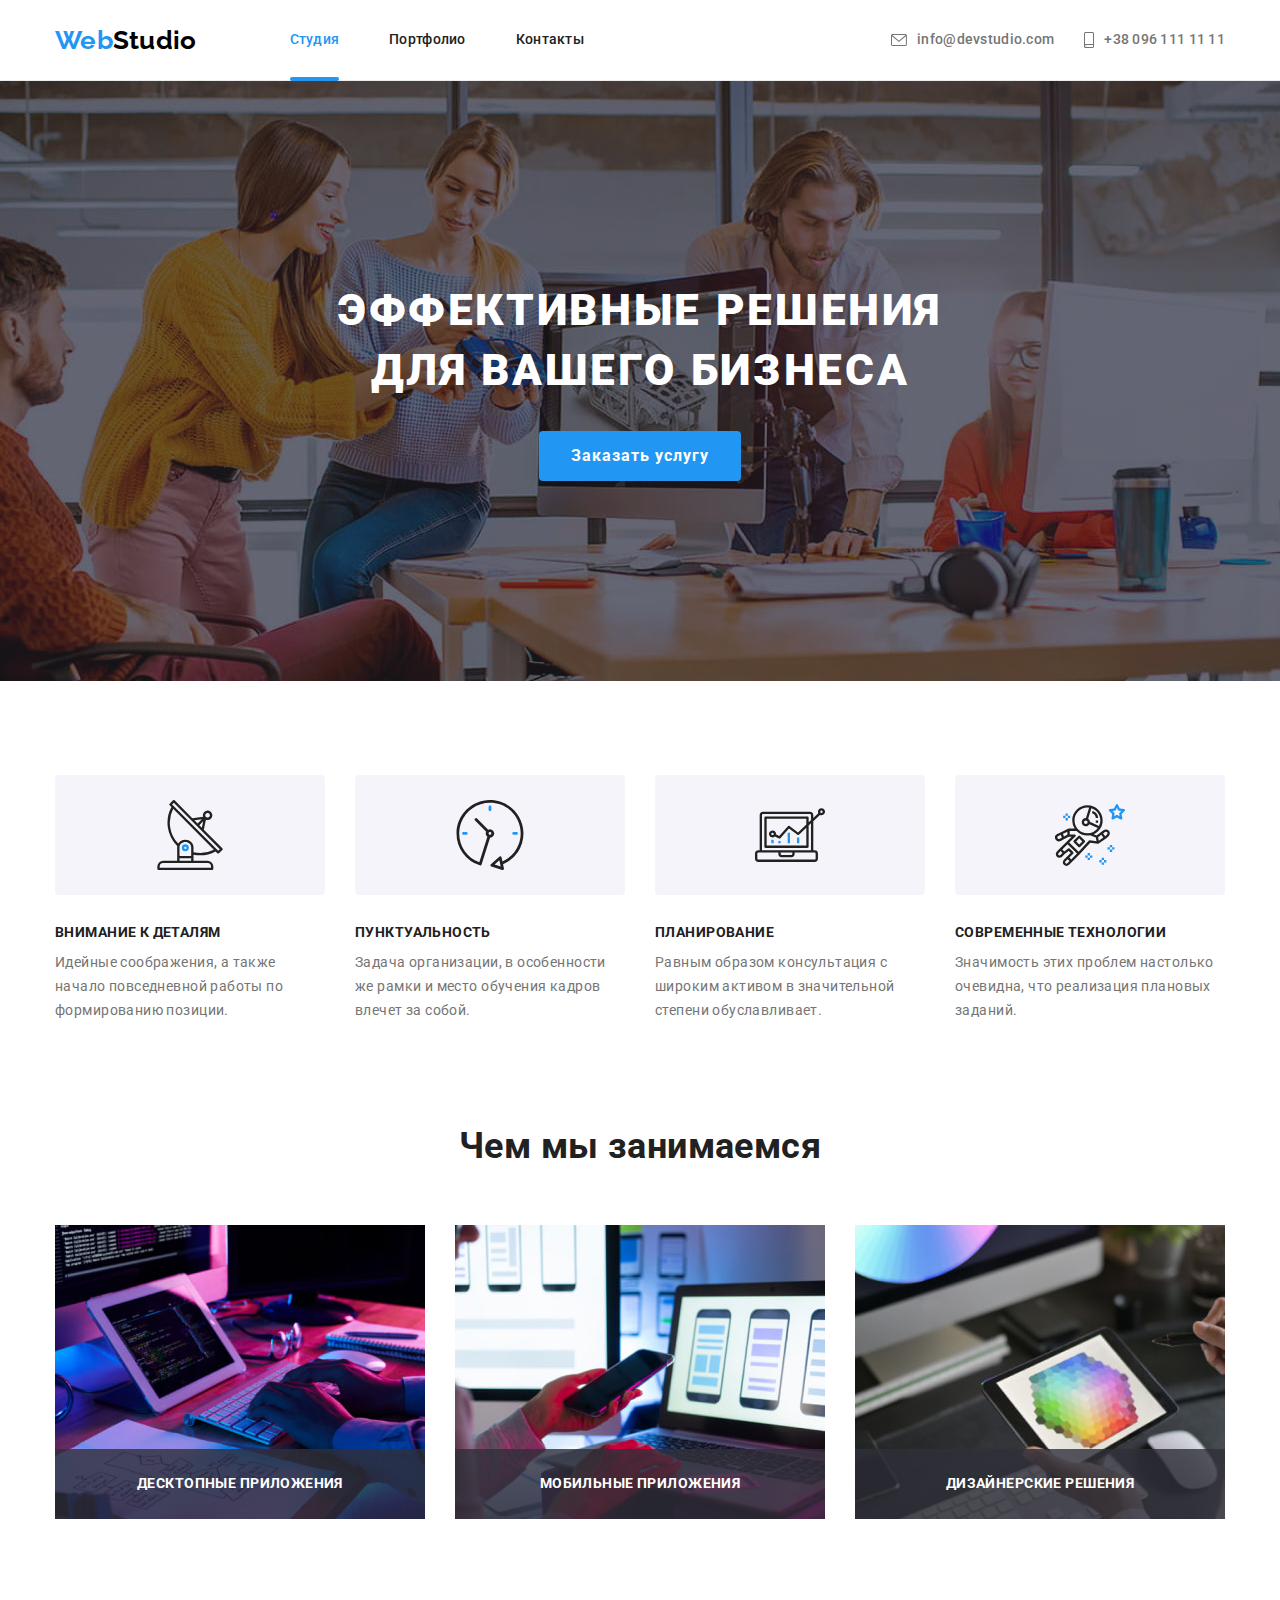
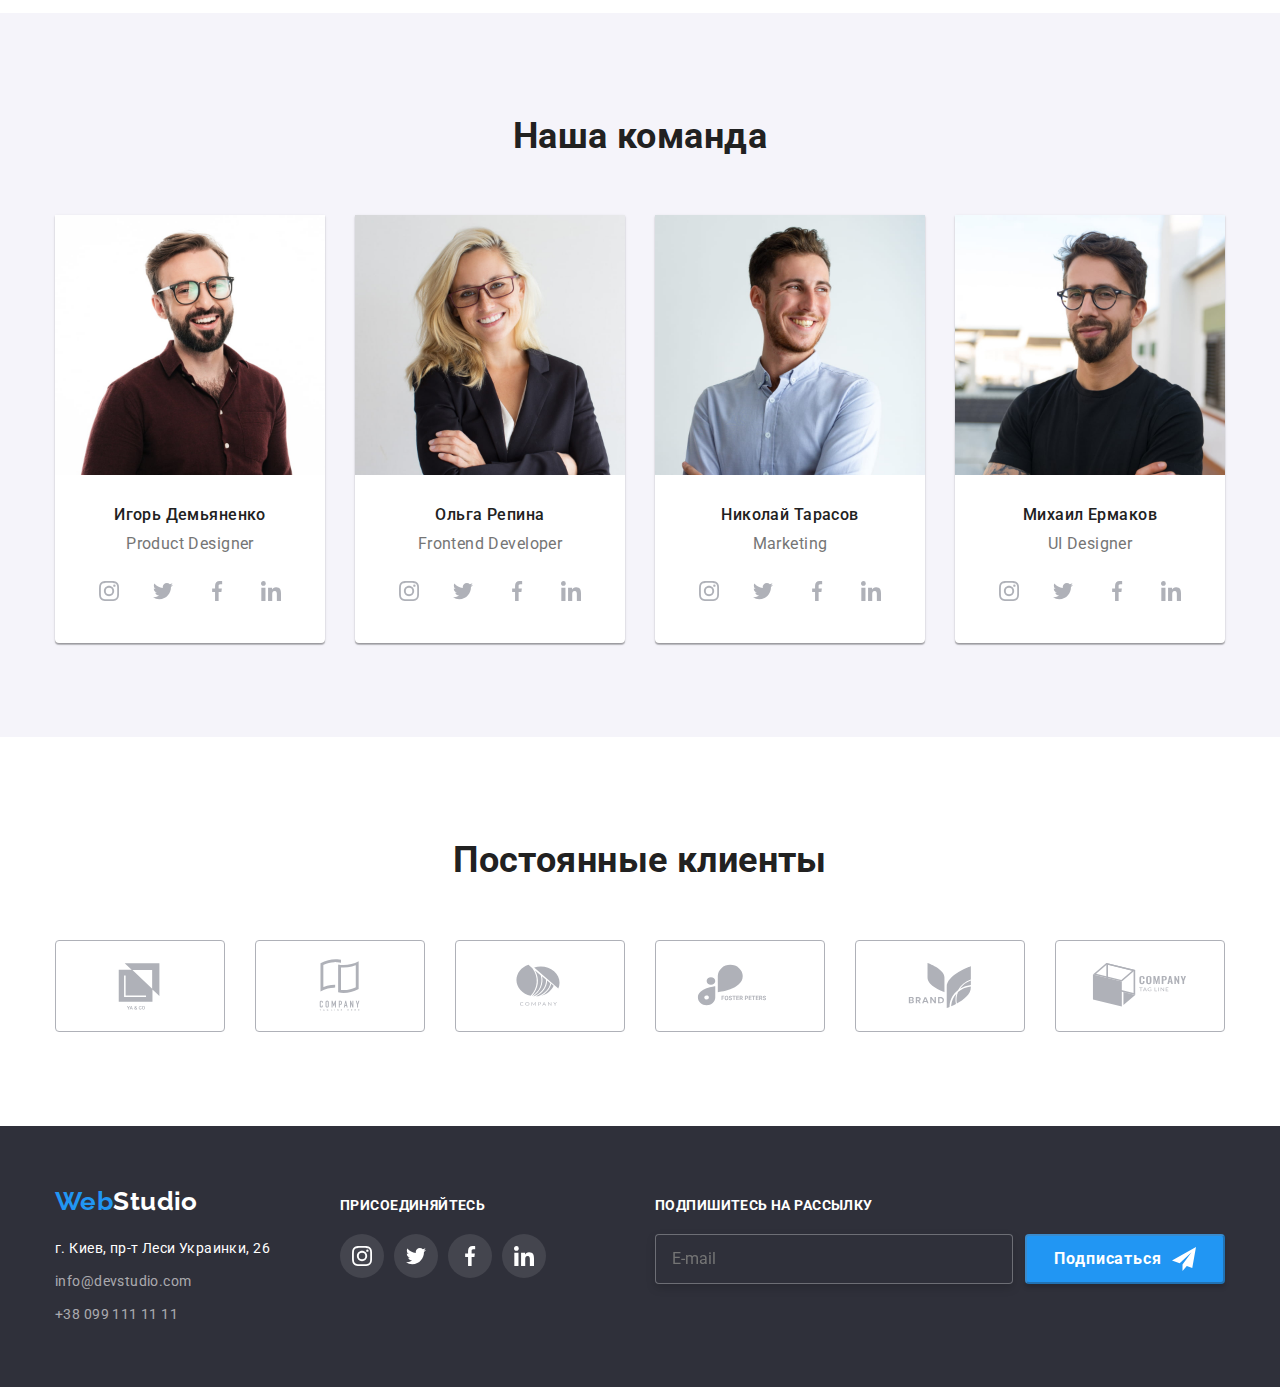
<file: index.html>
<!DOCTYPE html>
<html lang="ru">
  <head>
    <meta charset="UTF-8" />
    <meta http-equiv="X-UA-Compatible" content="IE=edge" />
    <meta name="viewport" content="width=device-width, initial-scale=1.0" />
    <title>WebStudio</title>

    <!--Шрифты-->
    <link rel="preconnect" href="https://fonts.googleapis.com" />
    <link rel="preconnect" href="https://fonts.gstatic.com" crossorigin />
    <link
      href="https://fonts.googleapis.com/css2?family=Raleway:wght@700&family=Roboto:wght@400;500;700;900&display=swap"
      rel="stylesheet"
    />
    <link
      rel="stylesheet"
      href="https://cdnjs.cloudflare.com/ajax/libs/modern-normalize/1.1.0/modern-normalize.min.css"
    />
    <link rel="stylesheet" href="./css/styles.css" />
  </head>

  <body data-body>
    <header class="header">
      <div class="container main-header">
        <nav class="main-nav">
          <a class="header-logo link" href="./index.html" lang="en"
            >Web<span class="header-span">Studio</span></a
          >
          <ul class="site-nav list">
            <li class="item">
              <a class="header-link link current" href="./index.html">Студия</a>
            </li>
            <li class="item">
              <a class="header-link link" href="./portfolio.html">Портфолио</a>
            </li>
            <li class="item">
              <a class="header-link link" href="">Контакты</a>
            </li>
          </ul>
        </nav>
        <ul class="header-contact list">
          <li class="item">
            <a class="headr-mail link" href="mailto:info@devstudio.com"
              ><svg class="icon-contact" width="16" height="12">
                <use href="./images/icons.svg#icon-envelope"></use></svg
              >info@devstudio.com</a
            >
          </li>
          <li class="item">
            <a class="headr-tel link" href="tel:+380961111111"
              ><svg class="icon-contact" width="10" height="16">
                <use href="./images/icons.svg#icon-smartphone"></use></svg
              >+38 096 111 11 11</a
            >
          </li>
        </ul>
      </div>
    </header>

    <main>
      <!--Блок герой-->

      <section class="hero">
        <div class="container">
          <h1 class="hero-title">
            Эффективные решения <br />
            для вашего бизнеса
          </h1>
          <button class="btn pointer" type="button" data-modal-open>
            Заказать услугу
          </button>
        </div>
      </section>

      <!--Особенности-->

      <section class="section">
        <div class="container">
          <h2 hidden>Особенности</h2>
          <ul class="list-os list">
            <li class="item">
              <div class="thumb">
                <svg class="icon-os" width="70" height="70">
                  <use href="./images/icons.svg#icon-antenna"></use>
                </svg>
              </div>
              <h3 class="section-title">Внимание к деталям</h3>
              <p class="text-os">
                Идейные соображения, а также начало повседневной работы по
                формированию позиции.
              </p>
            </li>
            <li class="item">
              <div class="thumb">
                <svg class="icon-os" width="70" height="70">
                  <use href="./images/icons.svg#icon-clock"></use>
                </svg>
              </div>
              <h3 class="section-title">Пунктуальность</h3>
              <p class="text-os">
                Задача организации, в особенности же рамки и место обучения
                кадров влечет за собой.
              </p>
            </li>
            <li class="item">
              <div class="thumb">
                <svg class="icon-os" width="70" height="70">
                  <use href="./images/icons.svg#icon-diagram"></use>
                </svg>
              </div>
              <h3 class="section-title">Планирование</h3>
              <p class="text-os">
                Равным образом консультация с широким активом в значительной
                степени обуславливает.
              </p>
            </li>
            <li class="item">
              <div class="thumb">
                <svg class="icon-os" width="70" height="70">
                  <use href="./images/icons.svg#icon-astronaut"></use>
                </svg>
              </div>
              <h3 class="section-title">Современные технологии</h3>
              <p class="text-os">
                Значимость этих проблем настолько очевидна, что реализация
                плановых заданий.
              </p>
            </li>
          </ul>
        </div>
      </section>

      <!--Чем мы занимаемся-->

      <section class="section-work">
        <div class="container">
          <h2 class="title">Чем мы занимаемся</h2>
          <ul class="list-work list">
            <li class="item">
              <img
                src="./images/img-1.jpg"
                alt="Перенос информации в электронный вид"
                width="370"
                height="294"
              />
              <p class="text-work">Десктопные приложения</p>
            </li>
            <li class="item">
              <img
                src="./images/img-2.jpg"
                alt="Разработка софта и для компьютера и для телефонов "
                width="370"
                height="294"
              />
              <p class="text-work">Мобильные приложения</p>
            </li>
            <li class="item">
              <img
                src="./images/img-3.jpg"
                alt="Изображена диаграмма цвета на планшете"
                width="370"
                height="294"
              />
              <p class="text-work">Дизайнерские решения</p>
            </li>
          </ul>
        </div>
      </section>

      <!--Наша команда-->

      <section class="section-comand">
        <div class="container">
          <h2 class="title">Наша команда</h2>
          <ul class="list-comand list">
            <li class="item-comand">
              <img
                src="./images/img-4.jpg"
                alt="Фото Игоря Демьяненко"
                width="270"
                height="260"
              />
              <div class="card-comand">
                <h3 class="name-comand">Игорь Демьяненко</h3>
                <p class="text-comand" lang="en">Product Designer</p>
                <ul class="social-media list">
                  <li class="social-media-item">
                    <a
                      class="social-media-link link"
                      href=""
                      target="_blank"
                      rel="noopener noreferrer"
                      aria-label="instagram"
                      ><svg class="social-media-icon" width="20" height="20">
                        <use
                          href="./images/icons.svg#icon-instagram"
                        ></use></svg
                    ></a>
                  </li>
                  <li class="social-media-item">
                    <a
                      class="social-media-link link"
                      href=""
                      target="_blank"
                      rel="noopener noreferrer"
                      aria-label="twitter"
                      ><svg class="social-media-icon" width="20" height="20">
                        <use href="./images/icons.svg#icon-twitter"></use></svg
                    ></a>
                  </li>
                  <li class="social-media-item">
                    <a
                      class="social-media-link link"
                      href=""
                      target="_blank"
                      rel="noopener noreferrer"
                      aria-label="facebook"
                      ><svg class="social-media-icon" width="20" height="20">
                        <use href="./images/icons.svg#icon-facebook"></use></svg
                    ></a>
                  </li>
                  <li class="social-media-item">
                    <a
                      class="social-media-link link"
                      href=""
                      target="_blank"
                      rel="noopener noreferrer"
                      aria-label="linkedin"
                      ><svg class="social-media-icon" width="20" height="20">
                        <use href="./images/icons.svg#icon-linkedin"></use></svg
                    ></a>
                  </li>
                </ul>
              </div>
            </li>
            <li class="item-comand">
              <img
                src="./images/img-5.jpg"
                alt="Фото Ольги Репиной"
                width="270"
                height="260"
              />
              <div class="card-comand">
                <h3 class="name-comand">Ольга Репина</h3>
                <p class="text-comand" lang="en">Frontend Developer</p>
                <ul class="social-media list">
                  <li class="social-media-item">
                    <a
                      class="social-media-link link"
                      href=""
                      target="_blank"
                      rel="noopener noreferrer"
                      aria-label="instagram"
                      ><svg class="social-media-icon" width="20" height="20">
                        <use
                          href="./images/icons.svg#icon-instagram"
                        ></use></svg
                    ></a>
                  </li>
                  <li class="social-media-item">
                    <a
                      class="social-media-link link"
                      href=""
                      target="_blank"
                      rel="noopener noreferrer"
                      aria-label="twitter"
                      ><svg class="social-media-icon" width="20" height="20">
                        <use href="./images/icons.svg#icon-twitter"></use></svg
                    ></a>
                  </li>
                  <li class="social-media-item">
                    <a
                      class="social-media-link link"
                      href=""
                      target="_blank"
                      rel="noopener noreferrer"
                      aria-label="facebook"
                      ><svg class="social-media-icon" width="20" height="20">
                        <use href="./images/icons.svg#icon-facebook"></use></svg
                    ></a>
                  </li>
                  <li class="social-media-item">
                    <a
                      class="social-media-link link"
                      href=""
                      target="_blank"
                      rel="noopener noreferrer"
                      aria-label="linkedin"
                      ><svg class="social-media-icon" width="20" height="20">
                        <use href="./images/icons.svg#icon-linkedin"></use></svg
                    ></a>
                  </li>
                </ul>
              </div>
            </li>
            <li class="item-comand">
              <img
                src="./images/img-6.jpg"
                alt="Фото Николая Тарасова"
                width="270"
                height="260"
              />
              <div class="card-comand">
                <h3 class="name-comand">Николай Тарасов</h3>
                <p class="text-comand" lang="en">Marketing</p>
                <ul class="social-media list">
                  <li class="social-media-item">
                    <a
                      class="social-media-link link"
                      href=""
                      target="_blank"
                      rel="noopener noreferrer"
                      aria-label="instagram"
                      ><svg class="social-media-icon" width="20" height="20">
                        <use
                          href="./images/icons.svg#icon-instagram"
                        ></use></svg
                    ></a>
                  </li>
                  <li class="social-media-item">
                    <a
                      class="social-media-link link"
                      href=""
                      target="_blank"
                      rel="noopener noreferrer"
                      aria-label="twitter"
                      ><svg class="social-media-icon" width="20" height="20">
                        <use href="./images/icons.svg#icon-twitter"></use></svg
                    ></a>
                  </li>
                  <li class="social-media-item">
                    <a
                      class="social-media-link link"
                      href=""
                      target="_blank"
                      rel="noopener noreferrer"
                      aria-label="facebook"
                      ><svg class="social-media-icon" width="20" height="20">
                        <use href="./images/icons.svg#icon-facebook"></use></svg
                    ></a>
                  </li>
                  <li class="social-media-item">
                    <a
                      class="social-media-link link"
                      href=""
                      target="_blank"
                      rel="noopener noreferrer"
                      aria-label="linkedin"
                      ><svg class="social-media-icon" width="20" height="20">
                        <use href="./images/icons.svg#icon-linkedin"></use></svg
                    ></a>
                  </li>
                </ul>
              </div>
            </li>
            <li class="item-comand">
              <img
                src="./images/img-7.jpg"
                alt="Фото Михаила Ермакова"
                width="270"
                height="260"
              />
              <div class="card-comand">
                <h3 class="name-comand">Михаил Ермаков</h3>
                <p class="text-comand" lang="en">UI Designer</p>
                <ul class="social-media list">
                  <li class="social-media-item">
                    <a
                      class="social-media-link link"
                      href=""
                      target="_blank"
                      rel="noopener noreferrer"
                      aria-label="instagram"
                      ><svg class="social-media-icon" width="20" height="20">
                        <use
                          href="./images/icons.svg#icon-instagram"
                        ></use></svg
                    ></a>
                  </li>
                  <li class="social-media-item">
                    <a
                      class="social-media-link link"
                      href=""
                      target="_blank"
                      rel="noopener noreferrer"
                      aria-label="twitter"
                      ><svg class="social-media-icon" width="20" height="20">
                        <use href="./images/icons.svg#icon-twitter"></use></svg
                    ></a>
                  </li>
                  <li class="social-media-item">
                    <a
                      class="social-media-link link"
                      href=""
                      target="_blank"
                      rel="noopener noreferrer"
                      aria-label="facebook"
                      ><svg class="social-media-icon" width="20" height="20">
                        <use href="./images/icons.svg#icon-facebook"></use></svg
                    ></a>
                  </li>
                  <li class="social-media-item">
                    <a
                      class="social-media-link link"
                      href=""
                      target="_blank"
                      rel="noopener noreferrer"
                      aria-label="linkedin"
                      ><svg class="social-media-icon" width="20" height="20">
                        <use href="./images/icons.svg#icon-linkedin"></use></svg
                    ></a>
                  </li>
                </ul>
              </div>
            </li>
          </ul>
        </div>
      </section>

      <!--Постоянные клиенты-->
      <section class="section-client">
        <div class="container">
          <h2 class="title">Постоянные клиенты</h2>
          <ul class="list-client list">
            <li class="client-item">
              <a class="client-link link" href=""
                ><svg class="client-icon" width="106px" height="60px">
                  <use href="./images/icons.svg#icon-logo-1"></use></svg
              ></a>
            </li>
            <li class="client-item">
              <a class="client-link link" href=""
                ><svg class="client-icon" width="106px" height="60px">
                  <use href="./images/icons.svg#icon-logo-2"></use></svg
              ></a>
            </li>
            <li class="client-item">
              <a class="client-link link" href=""
                ><svg class="client-icon" width="106px" height="60px">
                  <use href="./images/icons.svg#icon-logo-3"></use></svg
              ></a>
            </li>
            <li class="client-item">
              <a class="client-link link" href=""
                ><svg class="client-icon" width="106px" height="60px">
                  <use href="./images/icons.svg#icon-logo-4"></use></svg
              ></a>
            </li>
            <li class="client-item">
              <a class="client-link link" href=""
                ><svg class="client-icon" width="106px" height="60px">
                  <use href="./images/icons.svg#icon-logo-5"></use></svg
              ></a>
            </li>
            <li class="client-item">
              <a class="client-link link" href=""
                ><svg class="client-icon" width="106px" height="60px">
                  <use href="./images/icons.svg#icon-logo-6"></use></svg
              ></a>
            </li>
          </ul>
        </div>
      </section>
    </main>

    <footer class="footer">
      <div class="container footer-container">
        <div class="footer-address">
          <a class="footer-logo link" href="./index.html" lang="en"
            >Web<span class="footer-span">Studio</span></a
          >
          <address>
            <ul class="list">
              <li class="item-footer">
                <p class="footer-address">г. Киев, пр-т Леси Украинки, 26</p>
              </li>
              <li class="item-footer">
                <a class="footer-link link" href="mailto:info@devstudio.com"
                  >info@devstudio.com</a
                >
              </li>
              <li class="item-footer">
                <a class="footer-link link" href="tel:+380991111111"
                  >+38 099 111 11 11</a
                >
              </li>
            </ul>
          </address>
        </div>
        <div class="footer-join">
          <p class="join">присоединяйтесь</p>
          <ul class="join-media list">
            <li class="join-media-item">
              <a
                class="join-media-link link"
                href=""
                target="_blank"
                rel="noopener noreferrer"
                aria-label="instagram"
                ><svg class="join-media-icon" width="20" height="20">
                  <use href="./images/icons.svg#icon-instagram"></use></svg
              ></a>
            </li>
            <li class="join-media-item">
              <a
                class="join-media-link link"
                href=""
                target="_blank"
                rel="noopener noreferrer"
                aria-label="twitter"
                ><svg class="join-media-icon" width="20" height="20">
                  <use href="./images/icons.svg#icon-twitter"></use></svg
              ></a>
            </li>
            <li class="join-media-item">
              <a
                class="join-media-link link"
                href=""
                target="_blank"
                rel="noopener noreferrer"
                aria-label="facebook"
                ><svg class="join-media-icon" width="20" height="20">
                  <use href="./images/icons.svg#icon-facebook"></use></svg
              ></a>
            </li>
            <li class="join-media-item">
              <a
                class="join-media-link link"
                href=""
                target="_blank"
                rel="noopener noreferrer"
                aria-label="linkedin"
                ><svg class="join-media-icon" width="20" height="20">
                  <use href="./images/icons.svg#icon-linkedin"></use></svg
              ></a>
            </li>
          </ul>
        </div>
        <div class="footer-sign">
          <strong class="footer-sign-text">Подпишитесь на рассылку</strong>
          <form class="form-sign">
            <label for="mail"></label>
            <input type="email" name="mail" id="mail" placeholder="E-mail" />
            <button class="footer-sign-btn" type="submit" disabled>
              Подписаться
              <svg class="footer-icon-send" width="24" height="24">
                <use href="./images/icons.svg#icon-send"></use>
              </svg>
            </button>
          </form>
        </div>
      </div>
    </footer>

    <!--Модальное окно-->

    <div class="backdrop is-hidden" data-modal>
      <div class="modal">
        <button class="modal-close-btn" type="button" data-modal-close>
          <svg class="icon-close" width="20" height="20">
            <use href="./images/icons.svg#icon-close"></use>
          </svg>
        </button>
  
        <!-------Начало ДЗ 6--------->
        <form class="modal-form" autocomplete="on">
          <p class="form-text">Оставьте свои данные, мы вам перезвоним</p>
          <div class="form-field">
            <label for="name">Имя</label>
            <div class="form-input-icon">
              <input class="form-input" type="text" name="name" id="name" required autofocus />
              <svg class="form-icon" width="18" height="18">
                <use href="./images/icons.svg#icon-person"></use>
              </svg>
            </div>
          </div>
          <div class="form-field">
            <label for="tel">Телефон</label>
            <div class="form-input-icon">
              <input class="form-input" type="tel" name="tel" id="tel" required />
              <svg class="form-icon" width="18" height="18">
                <use href="./images/icons.svg#icon-phone"></use>
              </svg>
            </div>
          </div>
          <div class="form-field">
            <label for="email">Почта</label>
            <div class="form-input-icon">
              <input class="form-input" type="email" name="email" id="email" required />
              <svg class="form-icon" width="18" height="18">
                <use href="./images/icons.svg#icon-email"></use>
              </svg>
            </div>
          </div>
          <div class="form-comment">
            <label for="comment">Комментарий</label>
            <textarea class="comment-input" name="comment" id="comment" rows="10" width: 448px height:120px
              placeholder="Введите текст"></textarea>
          </div>
  
          <label class="check-agry">
            <input class="check-input visually-hidden" type="checkbox" name="agry"/>
            <span class="check-icon">
              <svg class="form-agry" width="16" height="15">
                <use href="./images/icons.svg#icon-v"></use>
              </svg>
            </span>
            Соглашаюсь с рассылкой и принимаю
            <a class="check-agry-link" href=""> Условия договора</a>
          </label>
  
          <button class="btn-agry" type="submit">Отправить</button>       
  
        </form>
      </div>
    </div>
    <script src="./js/modal.js"></script>
  </body>
</html>
</file>
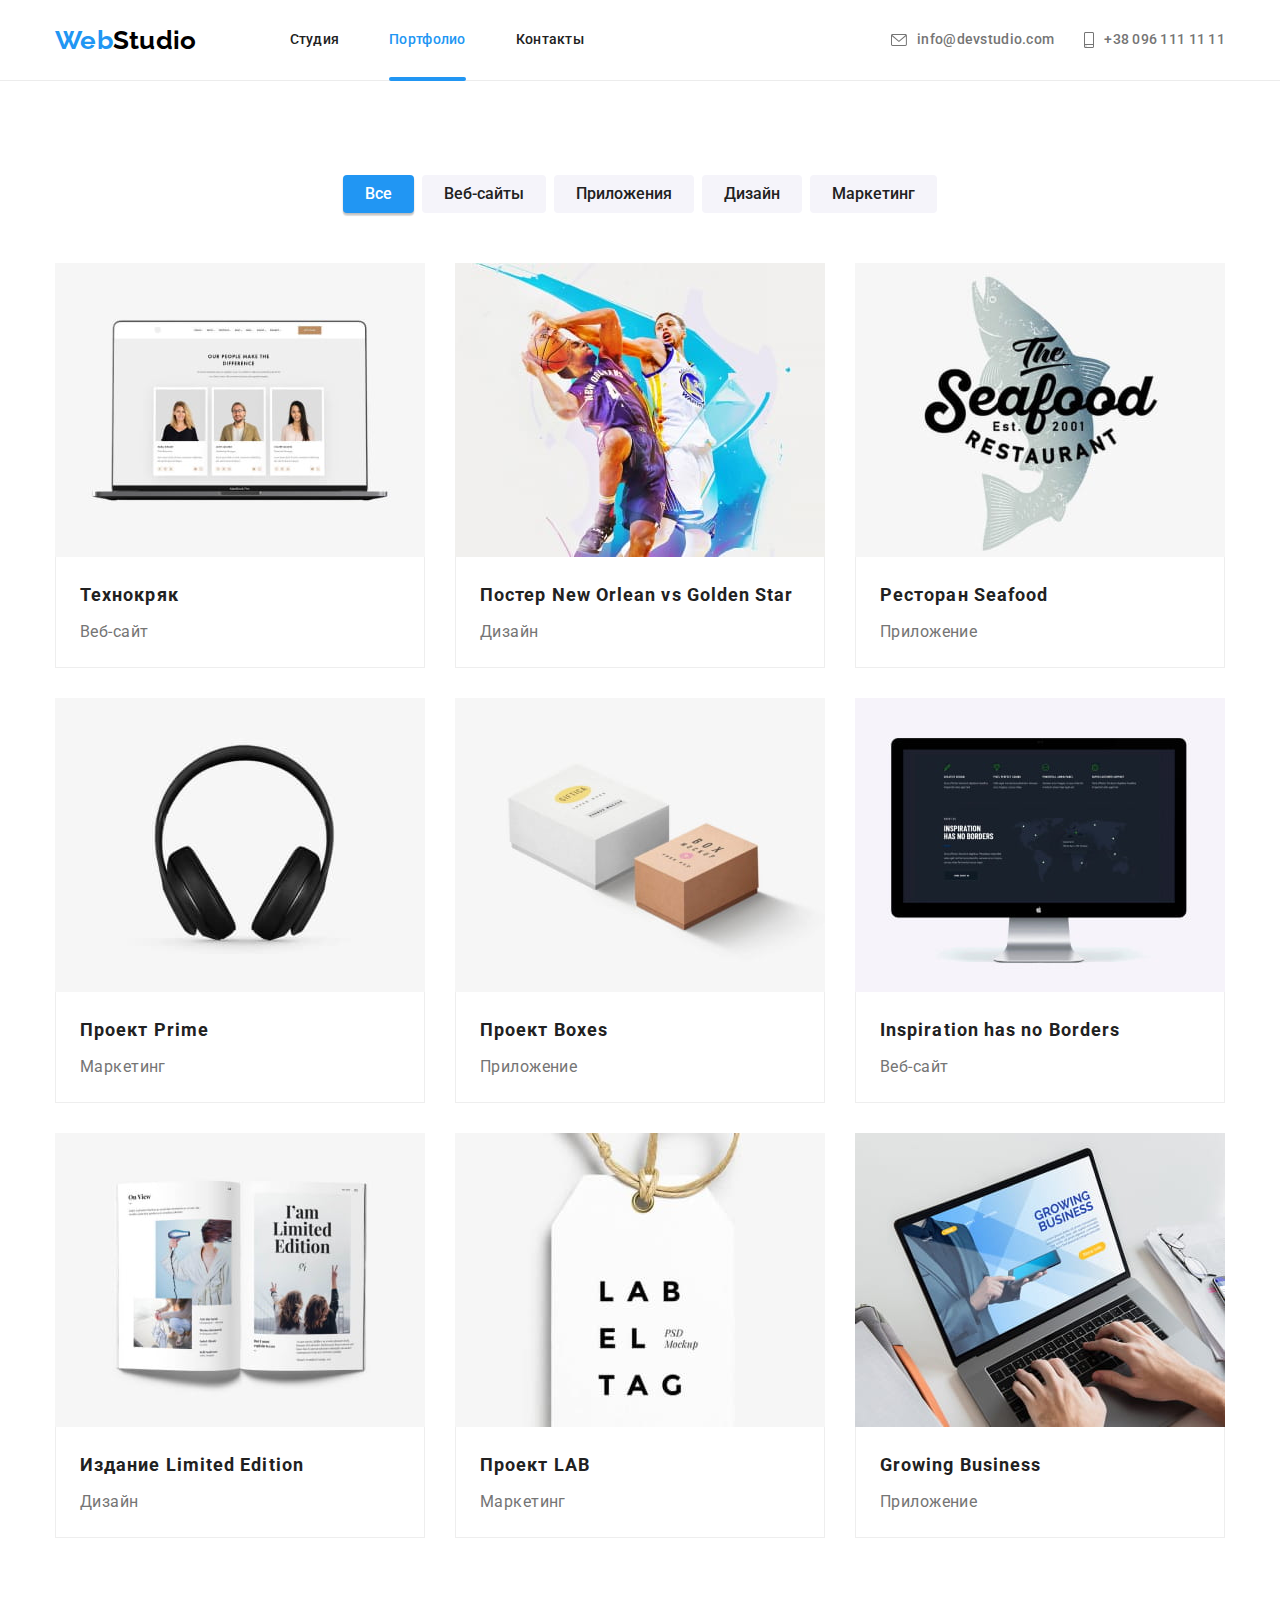
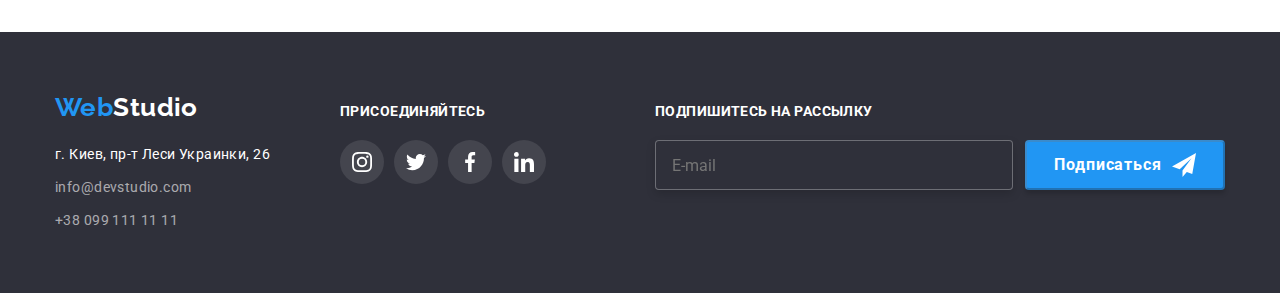
<file: portfolio.html>
<!DOCTYPE html>
<html lang="ru">
  <head>
    <meta charset="UTF-8" />
    <meta http-equiv="X-UA-Compatible" content="IE=edge" />
    <meta name="viewport" content="width=device-width, initial-scale=1.0" />
    <title>WebStudio</title>

    <!--Шрифты-->
    <link rel="preconnect" href="https://fonts.googleapis.com" />
    <link rel="preconnect" href="https://fonts.gstatic.com" crossorigin />
    <link
      href="https://fonts.googleapis.com/css2?family=Raleway:wght@700&family=Roboto:wght@400;500;700;900&display=swap"
      rel="stylesheet"
    />
    <link
      rel="stylesheet"
      href="https://cdnjs.cloudflare.com/ajax/libs/modern-normalize/1.1.0/modern-normalize.min.css"
    />
    <link rel="stylesheet" href="./css/styles.css" />
  </head>

  <body>
    <header class="header">
      <div class="container main-header">
        <nav class="main-nav">
          <a class="header-logo link" href="./index.html" lang="en"
            >Web<span class="header-span">Studio</span></a
          >
          <ul class="site-nav list">
            <li class="item">
              <a class="header-link link" href="./index.html">Студия</a>
            </li>
            <li class="item">
              <a class="header-link link current" href="./portfolio.html"
                >Портфолио</a
              >
            </li>
            <li class="item">
              <a class="header-link link" href="">Контакты</a>
            </li>
          </ul>
        </nav>
        <ul class="header-contact list">
          <li class="item">
            <a class="headr-mail link" href="mailto:info@devstudio.com"
              ><svg class="icon-contact" width="16" height="12">
                <use href="./images/icons.svg#icon-envelope"></use></svg
              >info@devstudio.com</a
            >
          </li>
          <li class="item">
            <a class="headr-tel link" href="tel:+380961111111"
              ><svg class="icon-contact" width="10" height="16">
                <use href="./images/icons.svg#icon-smartphone"></use></svg
              >+38 096 111 11 11</a
            >
          </li>
        </ul>
      </div>
    </header>

    <main>
      <section class="section-port">
        <div class="container">
          <h1 hidden>Портфолио</h1>
          <div class="div-btn">
            <ul class="btn-list list">
              <li class="btn-item">
                <button class="btn-port pointer btn-current" type="button">
                  Все
                </button>
              </li>
              <li class="btn-item">
                <button class="btn-port pointer" type="button">
                  Веб-сайты
                </button>
              </li>
              <li class="btn-item">
                <button class="btn-port pointer" type="button">
                  Приложения
                </button>
              </li>
              <li class="btn-item">
                <button class="btn-port pointer" type="button">Дизайн</button>
              </li>
              <li class="btn-item">
                <button class="btn-port pointer" type="button">
                  Маркетинг
                </button>
              </li>
            </ul>
          </div>
          <ul class="list-port list">
            <li class="item-port">
              <a class="link-port link" href=""
                ><div class="port-img">
                  <img
                    src="./images/img-8.jpg"
                    alt="монитор ноутбука с тремя фото людей"
                    width="370"
                    height="294"
                  />
                  <div class="portfolio-overlay">
                    <p class="portfolio-desc">
                      Ресурс предлагает комплексные предложения с разным уровнем
                      функционала и сервисов. Все это позволит посетителю
                      получить исчерпывающие сведения о компании или частном
                      лице.
                    </p>
                  </div>
                </div>
                <div class="card">
                  <h2 class="title-port">Технокряк</h2>
                  <p class="text-port">Веб-сайт</p>
                </div></a
              >
            </li>
            <li class="item-port">
              <a class="link-port link" href=""
                ><div class="port-img"><img
                  src="./images/img-9.jpg"
                  alt="два парня играют в баскетбол"
                  width="370"
                  height="294"
                />
                <div class="portfolio-overlay">
                  <p class="portfolio-desc">
                    Ресурс предлагает комплексные предложения с разным уровнем
                    функционала и сервисов. Все это позволит посетителю
                    получить исчерпывающие сведения о компании или частном
                    лице.
                  </p>
                </div>
              </div>
                <div class="card">
                  <h2 class="title-port">
                    Постер <span lang="en">New Orlean vs Golden Star</span>
                  </h2>
                  <p class="text-port">Дизайн</p>
                </div></a
              >
            </li>
            <li class="item-port">
              <a class="link-port link" href=""
                ><div class="port-img"><img
                  src="./images/img-10.jpg"
                  alt="название ресторана на фоне рыбы"
                  width="370"
                  height="294"
                />
                <div class="portfolio-overlay">
                  <p class="portfolio-desc">
                    Ресурс предлагает комплексные предложения с разным уровнем
                    функционала и сервисов. Все это позволит посетителю
                    получить исчерпывающие сведения о компании или частном
                    лице.
                  </p>
                </div>
              </div>
                <div class="card">
                  <h2 class="title-port">
                    Ресторан <span lang="en">Seafood</span>
                  </h2>
                  <p class="text-port">Приложение</p>
                </div></a
              >
            </li>
            <li class="item-port">
              <a class="link-port link" href=""
                ><div class="port-img"><img
                  src="./images/img-11.jpg"
                  alt="наушники"
                  width="370"
                  height="294"
                />
                <div class="portfolio-overlay">
                  <p class="portfolio-desc">
                    Ресурс предлагает комплексные предложения с разным уровнем
                    функционала и сервисов. Все это позволит посетителю
                    получить исчерпывающие сведения о компании или частном
                    лице.
                  </p>
                </div>
              </div>
                <div class="card">
                  <h2 class="title-port">
                    Проект <span lang="en">Prime</span>
                  </h2>
                  <p class="text-port">Маркетинг</p>
                </div></a
              >
            </li>
            <li class="item-port">
              <a class="link-port link" href=""
                ><div class="port-img"><img
                  src="./images/img-12.jpg"
                  alt="две картонные коробки разного цвета и размера"
                  width="370"
                  height="294"
                />
                <div class="portfolio-overlay">
                  <p class="portfolio-desc">
                    Ресурс предлагает комплексные предложения с разным уровнем
                    функционала и сервисов. Все это позволит посетителю
                    получить исчерпывающие сведения о компании или частном
                    лице.
                  </p>
                </div>
              </div>
                <div class="card">
                  <h2 class="title-port">
                    Проект <span lang="en">Boxes</span>
                  </h2>
                  <p class="text-port">Приложение</p>
                </div></a
              >
            </li>
            <li class="item-port">
              <a class="link-port link" href=""
                ><div class="port-img"><img
                  src="./images/img-13.jpg"
                  alt="монитор с изображением карты мира на темном фоне с текстом"
                  width="370"
                  height="294"
                />
                <div class="portfolio-overlay">
                  <p class="portfolio-desc">
                    Ресурс предлагает комплексные предложения с разным уровнем
                    функционала и сервисов. Все это позволит посетителю
                    получить исчерпывающие сведения о компании или частном
                    лице.
                  </p>
                </div>
              </div>
                <div class="card">
                  <h2 class="title-port" lang="en">
                    Inspiration has no Borders
                  </h2>
                  <p class="text-port">Веб-сайт</p>
                </div></a
              >
            </li>
            <li class="item-port">
              <a class="link-port link" href=""
                ><div class="port-img"><img
                  src="./images/img-14.jpg"
                  alt="открытый журнал со статьями  на страницах"
                  width="370"
                  height="294"
                />
                <div class="portfolio-overlay">
                  <p class="portfolio-desc">
                    Ресурс предлагает комплексные предложения с разным уровнем
                    функционала и сервисов. Все это позволит посетителю
                    получить исчерпывающие сведения о компании или частном
                    лице.
                  </p>
                </div>
              </div>
                <div class="card">
                  <h2 class="title-port">
                    Издание <span lang="en">Limited Edition</span>
                  </h2>
                  <p class="text-port">Дизайн</p>
                </div></a
              >
            </li>
            <li class="item-port">
              <a class="link-port link" href=""
                ><div class="port-img"><img
                  src="./images/img-15.jpg"
                  alt="картонная бирка с надписью на веревке"
                  width="370"
                  height="294"
                />
                <div class="portfolio-overlay">
                  <p class="portfolio-desc">
                    Ресурс предлагает комплексные предложения с разным уровнем
                    функционала и сервисов. Все это позволит посетителю
                    получить исчерпывающие сведения о компании или частном
                    лице.
                  </p>
                </div>
              </div>
                <div class="card">
                  <h2 class="title-port">Проект LAB</h2>
                  <p class="text-port">Маркетинг</p>
                </div></a
              >
            </li>
            <li class="item-port">
              <a class="link-port link" href=""
                ><div class="port-img"><img
                  src="./images/img-16.jpg"
                  alt="человек печатает на ноутбуке"
                  width="370"
                  height="294"
                />
                <div class="portfolio-overlay">
                  <p class="portfolio-desc">
                    Ресурс предлагает комплексные предложения с разным уровнем
                    функционала и сервисов. Все это позволит посетителю
                    получить исчерпывающие сведения о компании или частном
                    лице.
                  </p>
                </div>
              </div>
                <div class="card">
                  <h2 class="title-port" lang="en">Growing Business</h2>
                  <p class="text-port">Приложение</p>
                </div></a
              >
            </li>
          </ul>
        </div>
      </section>
    </main>

    <footer class="footer">
      <div class="container footer-container">
        <div class="footer-address">
          <a class="footer-logo link" href="./index.html" lang="en"
            >Web<span class="footer-span">Studio</span></a
          >
          <address>
            <ul class="list">
              <li class="item-footer">
                <p class="footer-address">г. Киев, пр-т Леси Украинки, 26</p>
              </li>
              <li class="item-footer">
                <a class="footer-link link" href="mailto:info@devstudio.com"
                  >info@devstudio.com</a
                >
              </li>
              <li class="item-footer">
                <a class="footer-link link" href="tel:+380991111111"
                  >+38 099 111 11 11</a
                >
              </li>
            </ul>
          </address>
        </div>
        <div class="footer-join">
          <p class="join">присоединяйтесь</p>
          <ul class="join-media list">
            <li class="join-media-item">
              <a
                class="join-media-link link"
                href=""
                target="_blank"
                rel="noopener noreferrer"
                aria-label="instagram"
                ><svg class="join-media-icon" width="20" height="20">
                  <use href="./images/icons.svg#icon-instagram"></use></svg
              ></a>
            </li>
            <li class="join-media-item">
              <a
                class="join-media-link link"
                href=""
                target="_blank"
                rel="noopener noreferrer"
                aria-label="twitter"
                ><svg class="join-media-icon" width="20" height="20">
                  <use href="./images/icons.svg#icon-twitter"></use></svg
              ></a>
            </li>
            <li class="join-media-item">
              <a
                class="join-media-link link"
                href=""
                target="_blank"
                rel="noopener noreferrer"
                aria-label="facebook"
                ><svg class="join-media-icon" width="20" height="20">
                  <use href="./images/icons.svg#icon-facebook"></use></svg
              ></a>
            </li>
            <li class="join-media-item">
              <a
                class="join-media-link link"
                href=""
                target="_blank"
                rel="noopener noreferrer"
                aria-label="linkedin"
                ><svg class="join-media-icon" width="20" height="20">
                  <use href="./images/icons.svg#icon-linkedin"></use></svg
              ></a>
            </li>
          </ul>
        </div>
        <div class="footer-sign">
          <strong class="footer-sign-text">Подпишитесь на рассылку</strong>
          <form class="form-sign">
            <label for="mail"></label>
            <input type="email" name="mail" id="mail" placeholder="E-mail">
            <button class="footer-sign-btn" type="submit" disabled>Подписаться
              <svg class="footer-icon-send" width="24" height="24">
                <use href="./images/icons.svg#icon-send"></use>
              </svg>
            </button>
          </form>
        </div>
      </div>
    </footer>
  </body>
</html>
</file>
<file: css/styles.css>
:root {
  --main-txt-color: #212121;
  --secondary-txt-color: #2196f3;
  --third-txt-color: #757575;
  --bg-color-hero: #2f303a;
  --white-color: #ffffff;
  --bg-color-hero-btn: #188ce8;
  --bg-color-comand: #f5f4fa;
  --span-logo-color: #000000;
  --footer-link-color: rgba(255, 255, 255, 0.6);
  --btn-port-bg-color: #f5f4fa;
  --border-card-color: #eeeeee;
  --color-icon-main: #afb1b8;
  --bg-color-footer-soc: rgba(255, 255, 255, 0.1);
  --anim: 250ms cubic-bezier(0.4, 0, 0.2, 1);
}

body {
  background-color: var(--white-color);
  color: var(--main-txt-color);
  font-family: "Roboto", sans-serif;
  letter-spacing: 0.03em;
  font-size: 14px;
  line-height: 1.7;
}

h1,
h2,
h3,
h4,
h5,
p,
ul {
  padding: 0;
  margin: 0;
}

/* common styles start */
.no-scroll {
  overflow: hidden;
}

.link {
  text-decoration: none;
}

.list {
  padding: 0;
  margin: 0;
  list-style: none;
}
/* common styles end */

/* -----студия------ */

.container {
  width: 1200px;
  margin-right: auto;
  margin-left: auto;
  padding-right: 15px;
  padding-left: 15px;

  /* outline: 1px solid tomato; */
}

/* хедер */

.header {
  border-bottom: 1px solid #ececec;
  font-weight: 500;
  font-size: 14px;
  line-height: 1.14;
  letter-spacing: 0.02em;
  color: var(--main-txt-color);
}

.header-logo {
  font-family: "Raleway";
  font-style: normal;
  font-weight: 700;
  font-size: 26px;
  line-height: 1.19;
  color: var(--secondary-txt-color);
}

.main-header,
.main-nav {
  display: flex;
  align-items: center;
}

.header-span {
  color: var(--span-logo-color);
}

.site-nav {
  display: flex;
  margin-left: 93px;
}

/* .site-nav .item {
  outline: 1px solid red;
} */

.site-nav .item:not(:last-child) {
  margin-right: 50px;
}

.site-nav .link {
  display: block;
  padding-top: 32px;
  padding-bottom: 32px;

  color: var(--main-txt-color);

  transition: color var(--anim);
}

.header-contact {
  display: flex;
  margin-left: auto;
}

.header-contact .link {
  padding-top: 32px;
  padding-bottom: 32px;
}

.header-contact .item:not(:last-child) {
  margin-right: 30px;
}

.headr-mail,
.headr-tel {
  display: flex;
  align-items: center;
  align-content: center;
}

.header-link:hover,
.header-link:focus {
  color: var(--secondary-txt-color);
}

.site-nav .link.current {
  position: relative;
  color: var(--secondary-txt-color);
}

.site-nav .link.current::before {
  content: "";
  position: absolute;
  bottom: 0;
  left: 0;

  transform: translateY(1px);

  width: 100%;
  height: 4px;
  display: inline-block;

  background-color: var(--secondary-txt-color);
  border-radius: 2px;
}

.headr-tel,
.headr-mail {
  color: var(--third-txt-color);
  fill: var(--third-txt-color);

  /* transition-property: color fill;
  transition-duration: 250ms;
  transition-timing-function: cubic-bezier(0.4, 0, 0.2, 1); */

  transition: color var(--anim), fill var(--anim);
}

.headr-tel:hover,
.headr-tel:focus,
.headr-mail:hover,
.headr-mail:focus {
  color: var(--secondary-txt-color);
  fill: var(--secondary-txt-color);
}

.icon-contact {
  margin-right: 10px;
}

/* герой */

.hero {
  max-width: 1600px;
  height: 600px;
  padding-top: 200px;
  padding-bottom: 200px;
  margin-right: auto;
  margin-left: auto;
  background-image: linear-gradient(
      to right,
      rgba(47, 48, 58, 0.4),
      rgba(47, 48, 58, 0.4)
    ),
    url(../images/Img-17.jpg);
  background-size: cover;
  background-position: center;

  background-color: var(--bg-color-hero);
  color: var(--white-color);
}

.hero-title {
  margin-bottom: 30px;

  font-weight: 900;
  font-size: 44px;
  line-height: 1.36;
  text-align: center;
  letter-spacing: 0.06em;
  text-transform: uppercase;
}

.hero .btn {
  border: none;
  border-radius: 4px;
  padding-top: 10px;
  padding-right: 32px;
  padding-bottom: 10px;
  padding-left: 32px;
  display: inline-block;
  min-width: 200px;
  text-align: center;
  margin-right: auto;
  margin-left: auto;

  font-family: inherit;
  font-weight: 700;
  font-size: 16px;
  line-height: 1.88;
  display: flex;
  align-items: center;
  text-align: center;
  letter-spacing: 0.06em;

  background-color: var(--secondary-txt-color);
  color: var(--white-color);

  transition: box-shadow var(--anim), background-color var(--anim);
}

.hero .btn:hover,
.hero .btn:focus {
  box-shadow: 0px 4px 4px rgba(0, 0, 0, 0.15);
  background-color: var(--bg-color-hero-btn);
}

.pointer {
  cursor: pointer;
}

/* особенности */

visually-hidden {
  position: absolute;
  width: 1px;
  height: 1px;
  margin: -1px;
  padding: 0;
  overflow: hidden;
  border: 0;
  clip: rect(0 0 0 0);
}

.section {
  padding-top: 94px;
}

.thumb {
  width: 270px;
  height: 120px;
  display: flex;
  margin-bottom: 30px;
  border-radius: 4px;
  justify-content: center;
  align-items: center;
  background-color: var(--bg-color-comand);
}

.list-os {
  display: flex;
}

.list-os .item {
  display: block;
  width: calc((100%-90px) / 4);
  margin-right: 30px;
}

.list-os .item:last-child {
  margin-right: 0;
}

.section-title {
  margin-bottom: 10px;

  font-weight: 700;
  font-size: 14px;
  line-height: 1.14;
  text-transform: uppercase;
}

.text-os {
  font-size: 14px;
  line-height: 1.71;
  color: var(--third-txt-color);
}

/* чем мы занимаемся */

.section-work {
  padding-top: 94px;
  padding-bottom: 94px;
}

.list-work {
  display: flex;
}

.list-work .item {
  margin-right: 30px;

  position: relative;
}

.list-work .item:last-child {
  margin-right: 0;
}

.text-work {
  position: absolute;
  bottom: 0;
  left: 0;
  height: 70px;

  font-weight: 700;
  font-size: 14px;
  line-height: 1.14;
  text-transform: uppercase;
  background-color: rgba(47, 48, 58, 0.8);
  color: #ffffff;

  display: flex;
  justify-content: center;
  align-items: center;
  width: 100%;
}

img {
  display: block;
  height: auto;
}

.title {
  margin-bottom: 50px;

  font-weight: 700;
  font-size: 36px;
  line-height: 1.62;
  text-align: center;
}

/* наша команда */

.section-comand {
  background-color: var(--bg-color-comand);
  padding-top: 94px;
  padding-bottom: 94px;
}

.list-comand {
  display: flex;
}

.item-comand {
  margin-right: 30px;
  box-shadow: 0px 1px 3px rgba(0, 0, 0, 0.12), 0px 1px 1px rgba(0, 0, 0, 0.14),
    0px 2px 1px rgba(0, 0, 0, 0.2);
  border-radius: 0px 0px 4px 4px;
  background-color: var(--white-color);
}

.item-comand:last-child {
  margin-right: 0;
}

.name-comand {
  margin-bottom: 10px;

  font-weight: 500;
  font-size: 16px;
  line-height: 1.19;
  text-align: center;
}

.text-comand {
  font-size: 16px;
  line-height: 1.19;
  text-align: center;
  margin-bottom: 16px;
  color: var(--third-txt-color);
}

.card-comand {
  padding-top: 30px;
  padding-bottom: 30px;
  justify-content: center;
}

.social-media {
  display: flex;
  justify-content: center;
}

.social-media-item:not(:last-child) {
  margin-right: 10px;
}

.social-media-link {
  display: flex;
  align-items: center;
  justify-content: center;
  width: 44px;
  height: 44px;
  background-color: var(--white-color);
  border-radius: 50%;

  transition: background-color var(--anim);
}

.social-media-icon {
  fill: var(--color-icon-main);

  transition: fill var(--anim);
}

.social-media-link:hover,
.social-media-link:focus {
  background-color: var(--secondary-txt-color);
}

.social-media-link:hover .social-media-icon,
.social-media-link:focus .social-media-icon {
  fill: var(--white-color);
}

/* постоянные клиенты */

.section-client {
  padding-top: 94px;
  padding-bottom: 94px;
}

.list-client {
  display: flex;
}

.client-link {
  display: flex;
  align-items: center;
  justify-content: center;
  width: 170px;
  height: 92px;
  border: 1px solid var(--color-icon-main);
  border-radius: 4px;

  transition: border-color var(--anim);
}

.client-icon {
  fill: var(--color-icon-main);

  transition: fill var(--anim);
}

.client-link:hover .client-icon,
.client-link:focus .client-icon {
  fill: var(--secondary-txt-color);
}

.client-link:hover,
.client-link:focus {
  border-color: var(--secondary-txt-color);
}

.client-item:not(:last-child) {
  margin-right: 30px;
}

/*----- футер----- */

.footer {
  padding-top: 60px;
  padding-bottom: 60px;

  background-color: var(--bg-color-hero);
}

.footer-container {
  display: flex;
  align-items: baseline;
}

.footer-logo {
  display: block;
  margin-bottom: 20px;

  font-family: "Raleway";
  font-style: normal;
  font-weight: 700;
  font-size: 26px;
  line-height: 1.19;
  color: var(--secondary-txt-color);
}

.join {
  font-weight: 700;
  font-size: 14px;
  line-height: 1.14;
  text-transform: uppercase;
  margin-bottom: 20px;

  color: var(--white-color);
}

.footer-join {
  margin-left: 70px;
}

.footer-span {
  color: var(--white-color);
}

.footer-address {
  font-style: normal;
  font-size: 14px;
  line-height: 1.71;
  color: var(--white-color);
}
.list .item-footer {
  margin-bottom: 9px;
}

.list .item-footer:last-child {
  margin-bottom: 0;
}

.footer-link {
  font-weight: 400;
  font-style: normal;
  font-size: 14px;
  line-height: 1.71;
  color: var(--footer-link-color);

  transition: color var(--anim);
}

.footer-link:hover,
.footer-link:focus {
  color: var(--secondary-txt-color);
}

.join-media {
  display: flex;
  justify-content: center;
}

.join-media-item:not(:last-child) {
  margin-right: 10px;
}

.join-media-link {
  display: flex;
  align-items: center;
  justify-content: center;
  width: 44px;
  height: 44px;
  background-color: var(--bg-color-footer-soc);
  border-radius: 50%;

  transition: background-color var(--anim);
}

.join-media-icon {
  fill: var(--white-color);
}

.join-media-link:hover,
.join-media-link:focus {
  background-color: var(--secondary-txt-color);
}

.footer-sign {
  margin-left: auto;
}

.footer-sign-text {
  display: flex;
  margin: 0;
  padding: 0;
  margin-bottom: 20px;
  font-weight: 700;
  font-size: 14px;
  line-height: 1.14;
  text-transform: uppercase;

  color: var(--white-color);
}

.form-sign {
  display: flex;
  width: 570px;
  height: 86px;
}

.form-sign input {
  display: flex;
  align-items: center;
  padding: 0 0 0 16px;
  margin: 0;
  margin-right: 12px;
  width: 358px;
  height: 50px;
  border: 1px solid rgba(255, 255, 255, 0.3);
  filter: drop-shadow(0px 4px 4px rgba(0, 0, 0, 0.15));
  border-radius: 4px;
  background-color: var(--bg-color-hero);

  font-weight: 400;
  font-size: 16px;
  line-height: 1.25;

  color: rgba(255, 255, 255, 0.6);
}

.footer-sign-btn {
  display: flex;
  justify-content: center;
  align-items: center;
  text-align: center;
  margin: 0;
  padding: 0;
  width: 200px;
  height: 50px;
  font-weight: 700;
  font-size: 16px;
  line-height: 1.88;
  letter-spacing: 0.06em;

  color: var(--white-color);
  background: var(--secondary-txt-color);
  box-shadow: 0px 4px 4px rgba(0, 0, 0, 0.15);
  border-radius: 4px;
}

.footer-icon-send {
  margin-left: 10px;
}

/* ----ПОРТФОЛИО----- */

.section-port {
  padding-top: 94px;
  padding-bottom: 94px;
}
.div-btn {
  margin-bottom: 50px;
}
.btn-list {
  display: flex;
  justify-content: center;
}

.btn-list .btn-item:not(:last-child) {
  margin-right: 8px;
}

.btn-list .btn-port {
  padding-top: 6px;
  padding-right: 22px;
  padding-bottom: 6px;
  padding-left: 22px;
  border-radius: 4px;

  border: transparent;
  border-radius: 4px;

  font-family: inherit;
  font-weight: 500;
  font-size: 16px;
  line-height: 1.63;
  text-align: center;
  background-color: var(--btn-port-bg-color);
  color: var(--main-txt-color);

  transition: background-color var(--anim), color var(--anim);
}

.btn-port:hover,
.btn-port:focus {
  padding-top: 6px;
  padding-right: 22px;
  padding-bottom: 6px;
  padding-left: 22px;
  border-radius: 4px;
  border: none;
  box-shadow: 0px 3px 1px rgba(0, 0, 0, 0.1), 0px 1px 2px rgba(0, 0, 0, 0.08),
    0px 2px 2px rgba(0, 0, 0, 0.12);
  background-color: var(--secondary-txt-color);
  color: var(--white-color);
}

.btn-list .btn-current {
  padding-top: 6px;
  padding-right: 22px;
  padding-bottom: 6px;
  padding-left: 22px;
  border-radius: 4px;
  border: none;
  box-shadow: 0px 3px 1px rgba(0, 0, 0, 0.1), 0px 1px 2px rgba(0, 0, 0, 0.08),
    0px 2px 2px rgba(0, 0, 0, 0.12);
  background-color: var(--secondary-txt-color);
  color: var(--white-color);
}

.list-port {
  display: flex;
  flex-wrap: wrap;
}

.list-port .item-port {
  width: 370px;
  margin-right: 30px;
  margin-bottom: 30px;
}

.link-port {
  display: block;

  transition: box-shadow var(--anim);
}

.link-port:hover {
  display: block;
  box-shadow: 0px 1px 1px rgba(0, 0, 0, 0.12), 0px 4px 4px rgba(0, 0, 0, 0.06),
    1px 4px 6px rgba(0, 0, 0, 0.16);
}

.card {
  padding-top: 20px;
  padding-bottom: 20px;
  padding-left: 24px;
  border-right: 1px solid var(--border-card-color);
  border-bottom: 1px solid var(--border-card-color);
  border-left: 1px solid var(--border-card-color);
}


.list-port .item-port:nth-child(3n) {
  margin-right: 0;
}

.list-port .item-port:nth-last-child(-n + 3) {
  margin-bottom: 0;
}

.title-port {
  margin-bottom: 4px;
  color: var(--main-txt-color);

  font-weight: 700;
  font-size: 18px;
  line-height: 2;
  letter-spacing: 0.06em;
}

.text-port {
  font-size: 16px;
  line-height: 1.88;
  color: var(--third-txt-color);
}

.link-port .port-img {
  position: relative;
  overflow: hidden;
}

.portfolio-overlay {
  position: absolute;
  top: 0;
  left: 0;
  width: 100%;
  height: 100%;

  display: flex;
  align-items: center;
  justify-content: center;
  padding-left: 24px;
  padding-right: 24px;

  background-color: rgba(33, 150, 243, 0.9);

  transform: translateY(100%);
  transition: transform var(--anim);
}

.link-port:hover .portfolio-overlay {
  transform: translateY(0);
}

.portfolio-desc {
  font-weight: 400;
  font-size: 18px;
  line-height: 1.56;

  color: var(--white-color);
}

/* ----Модальное окно-----*/

.backdrop {
  position: fixed;
  top: 0;
  left: 0;
  width: 100%;
  height: 100%;

  background-color: rgba(0, 0, 0, 0.2);
  opacity: 1;
  pointer-events: initial;

  transition: opacity var(--anim);
}

.backdrop.is-hidden {
  opacity: 0;
  pointer-events: none;
}

.backdrop.is-hidden .modal {
  transform: translate(-50%, -50%) scale(0.9);
}

.modal {
  position: absolute;
  top: 50%;
  left: 50%;
  padding: 40px;

  min-width: 528px;
  min-height: 581px;
  background-color: var(--white-color);
  box-shadow: 0px 1px 3px rgba(0, 0, 0, 0.12), 0px 1px 1px rgba(0, 0, 0, 0.14),
    0px 2px 1px rgba(0, 0, 0, 0.2);
  border-radius: 4px;
  opacity: 1;
  transform: translate(-50%, -50%) scale(1);

  transition: transform var(--anim);
}

.modal-close-btn {
  position: absolute;
  top: 8px;
  right: 8px;

  display: flex;
  align-items: center;
  justify-content: center;
  width: 30px;
  height: 30px;
  padding: 0;

  border-radius: 50%;
  border: 1px solid rgba(0, 0, 0, 0.1);
  background-color: var(--white-color);
  cursor: pointer;
  fill: var(--span-logo-color);
  transition: fill var(--anim);
}

/*--------Начало ДЗ6-----------*/

.modal-close-btn:focus .icon-close,
.modal-close-btn:hover .icon-close {
  fill: var(--secondary-txt-color);
}

.modal-form {  
  display: flex;
  flex-direction: column;
  justify-content: center;
}

.form-text {
  margin: 0 0 12px 0;
  font-weight: 700;
  font-size: 20px;
  line-height: 1.15;
  text-align: center;

  color: var(--main-txt-color);
}

.form-field {
  display: flex;
  flex-direction: column;
  padding: 0;
  margin-bottom: 10px;
}

.form-field label {
  display: block;
  margin-bottom: 4px;
  font-weight: 400;
  font-size: 12px;
  line-height: 1.16;
  letter-spacing: 0.01em;
  color: var(--third-txt-color);
}

.form-input-icon {
  display: flex;
  position: relative;
}

.form-field input {
  padding-left: 42px;
  width: 100%;
  height: 40px;
  border: 1px solid rgba(33, 33, 33, 0.2);
  border-radius: 4px;
  outline: transparent;
  cursor: pointer;
  transition: var(--anim);
}

.form-field input:focus {
  border: 1px solid var(--secondary-txt-color);
}


.form-icon {
  position: absolute;
  top: 11px;
  left: 12px;  
  width: 18px;
  height: 18px;
  fill:var(--main-txt-color);
  transition: fill var(--anim);
  
}

.form-input:focus+.form-icon {
  fill:#2196f3;
}

.form-comment {
  display: flex;
  flex-direction: column;
  margin-bottom: 20px;
  width: 448px;
  height: 138px;
}

.form-comment label {
  font-weight: 400;
  font-size: 12px;
  margin-bottom: 4px;
  line-height: 1.17;
  letter-spacing: 0.01em;
  color: #757575;
}

.comment-input::placeholder {
  font-weight: 400;
  font-size: 12px;
  line-height: 1.17;
  letter-spacing: 0.01em;

  color: rgba(117, 117, 117, 0.5);
}

.form-comment textarea {
  display: block;
  width: 100%;
  resize: none;
  padding: 12px 16px;
  margin: 0;
  border: 1px solid rgba(33, 33, 33, 0.2);
  border-radius: 4px;
  outline: transparent;
  transition: var(--anim);
  cursor: pointer;
}

.form-comment textarea:focus {
  border: 1px solid var(--secondary-txt-color);
}

.check-agry {
  display: flex;
  align-items: center;
  justify-content: center;
  font-weight: 400;
  font-size: 14px;
  line-height: 1.72;
  margin-bottom: 30px;

  color: var(--third-txt-color);
}

.visually-hidden {
  position: absolute;
  white-space: nowrap;
  width: 1px;
  height: 1px;
  overflow: hidden;
  border: 0;
  padding: 0;
  clip: rect(0 0 0 0);
  clip-path: inset(50%);
  margin: -1px;
}

.check-icon {
  display: flex;
  align-items: center;
  justify-content: center;
  width: 16px;
  height: 15px;
  margin-right: 7px;
  border: 2px solid var(--main-txt-color);
  border-radius: 2px;
  box-shadow: 0px 4px 4px rgb(0 0 0 / 25%);
  transition: outline-color 250ms cubic-bezier(0.4, 0, 0.2, 1),
    background-color 250ms cubic-bezier(0.4, 0, 0.2, 1);
}

.form-agry {
  fill: var(--white-color);
}

.check-input:checked + .check-icon {
  background-color: var(--secondary-txt-color);
  background-size: contain;
  background-origin: border-box;
  border: 2px;
  border-color: transparent;
  background-repeat: no-repeat;
  cursor: pointer;
}

.check-agry-link {
  color: #2196f3;
  margin-left: 5px;
}

.btn-agry {
  display: block;
  margin-left: auto;
  margin-right: auto;
  width: 200px;
  height: 50px;
  font-weight: 700;
  font-size: 16px;
  line-height: 1.88;
  letter-spacing: 0.06em;
  background-color: var(--secondary-txt-color);
  color: var(--white-color);
  box-shadow: 0px 4px 4px rgb(0 0 0 / 15%);
  border: none;
  border-radius: 4px;
  transition: background-color var(--anim);
  cursor: pointer;
}

.btn-agry:hover,
.btn-agry:focus {
  background-color: var(--bg-color-hero-btn);
}
</file>
